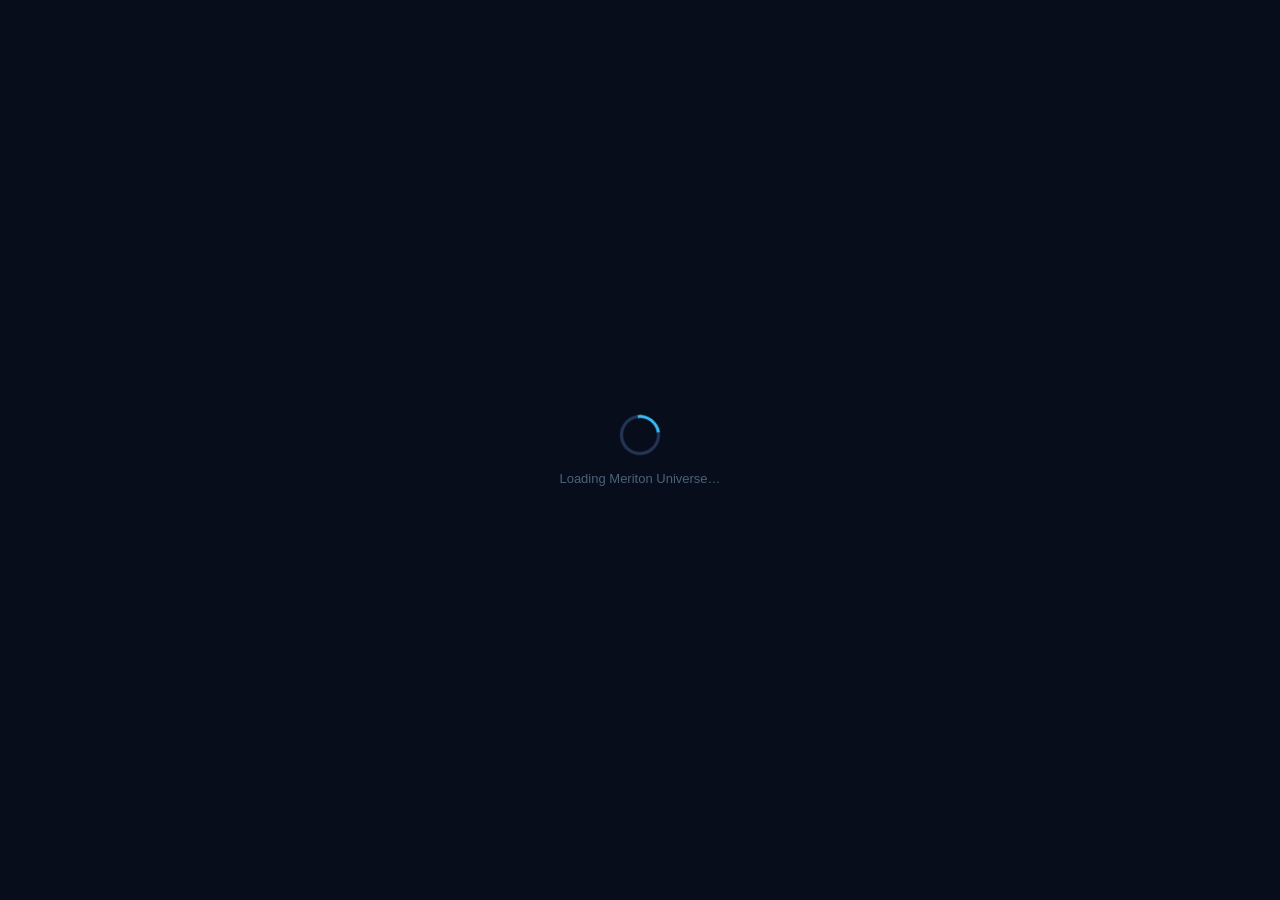
<file: index.html>
<!DOCTYPE html>
<html lang="en">
<head>
  <meta charset="UTF-8" />
  <meta http-equiv="refresh" content="0; url=meriton-visualization/" />
  <title>Meriton — Christine Zhao</title>
</head>
<body>
  <p>Redirecting… <a href="meriton-visualization/">click here</a></p>
</body>
</html>
</file>
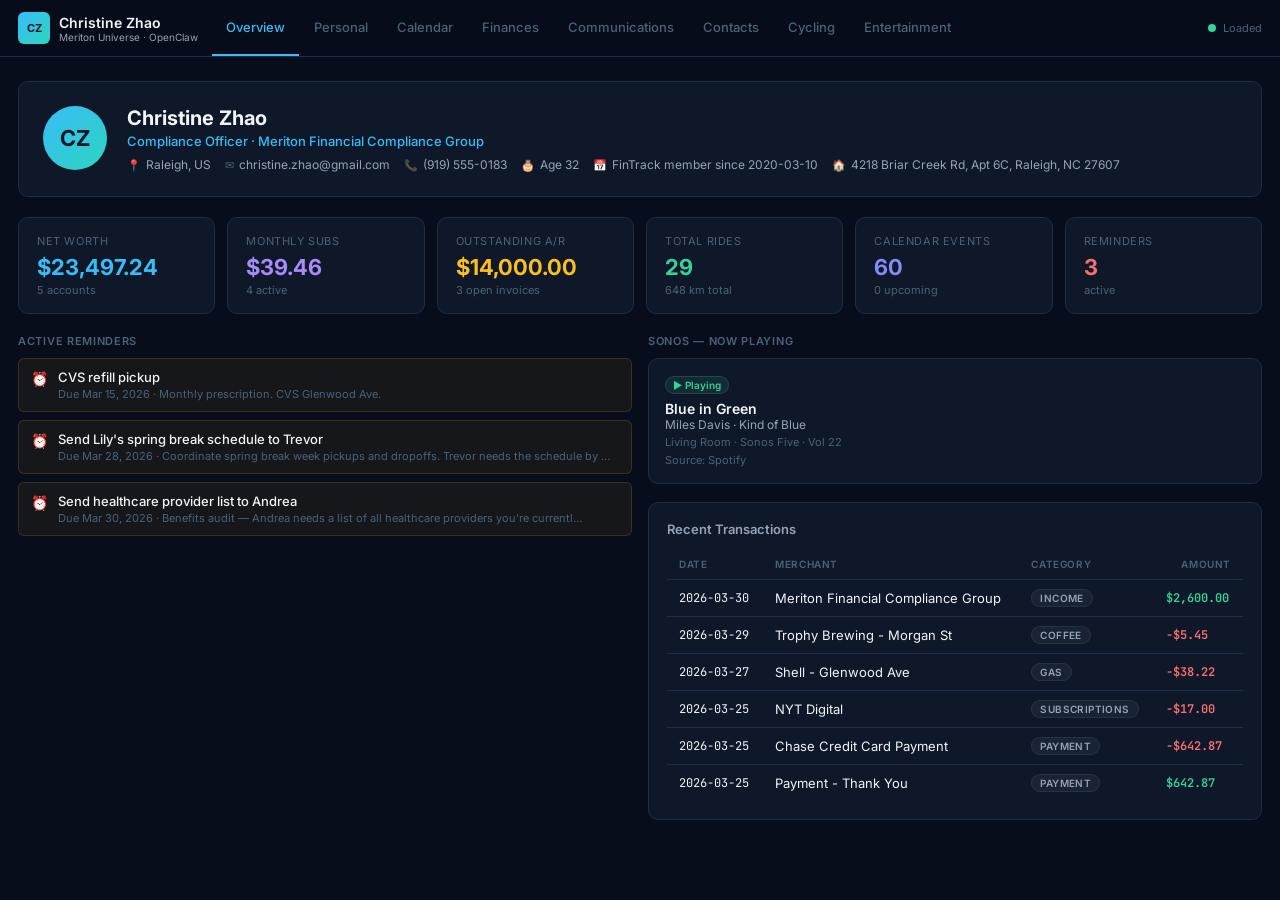
<file: meriton-visualization/index.html>
<!DOCTYPE html>
<html lang="en">
<head>
  <meta charset="UTF-8" />
  <meta name="viewport" content="width=device-width, initial-scale=1.0" />
  <title>Christine Zhao - Meriton - OpenClaw Universe</title>
  <link rel="preconnect" href="https://fonts.googleapis.com" />
  <link href="https://fonts.googleapis.com/css2?family=Inter:wght@300;400;500;600;700&family=JetBrains+Mono:wght@400;500&display=swap" rel="stylesheet" />
  <link rel="stylesheet" href="css/style.css" />
</head>
<body>

  <!-- ══ HEADER ══ -->
  <header class="header">
    <div class="header-inner">
      <div class="brand">
        <div class="brand-logo">CZ</div>
        <div class="brand-name">
          <span>Christine Zhao</span>
          <small>Meriton Universe · OpenClaw</small>
        </div>
      </div>

      <nav class="tabs">
        <button class="tab active" data-tab="overview">Overview</button>
        <button class="tab" data-tab="personal">Personal</button>
        <button class="tab" data-tab="calendar">Calendar</button>
        <button class="tab" data-tab="finances">Finances</button>
        <button class="tab" data-tab="communications">Communications</button>
        <button class="tab" data-tab="contacts">Contacts</button>
        <button class="tab" data-tab="cycling">Cycling</button>
        <button class="tab" data-tab="entertainment">Entertainment</button>
      </nav>

      <div class="hdr-right">
        <span class="pulse-dot" id="status-dot"></span>
        <span class="status-text" id="status-text">Loading…</span>
      </div>
    </div>
  </header>

  <!-- ══ MAIN ══ -->
  <main class="main">

    <!-- ── OVERVIEW ── -->
    <section class="page active" id="page-overview">
      <div id="overview-content"></div>
    </section>

    <!-- ── PERSONAL ── -->
    <section class="page" id="page-personal">
      <div id="personal-content"></div>
    </section>

    <!-- ── CALENDAR ── -->
    <section class="page" id="page-calendar">
      <div class="page-title">
        <h2>Calendar</h2>
        <p>All events — personal and professional</p>
      </div>
      <div class="explorer-bar">
        <input id="cal-search" class="ex-search" type="text" placeholder="Search events…" />
        <select id="cal-tag" class="ex-filter">
          <option value="">All Tags</option>
          <option value="work">Work</option>
          <option value="personal">Personal</option>
        </select>
        <span class="ex-count" id="cal-count"></span>
      </div>
      <div id="cal-list"></div>
    </section>

    <!-- ── FINANCES ── -->
    <section class="page" id="page-finances">
      <div class="page-title">
        <h2>Finances</h2>
        <p>Personal accounts, transactions, subscriptions · QuickBooks invoices and bills</p>
      </div>
      <div class="sub-tabs">
        <button class="sub-tab active" data-subtab="fin-accounts">Accounts</button>
        <button class="sub-tab" data-subtab="fin-transactions">Transactions</button>
        <button class="sub-tab" data-subtab="fin-subscriptions">Subscriptions</button>
        <button class="sub-tab" data-subtab="fin-invoices">Invoices</button>
        <button class="sub-tab" data-subtab="fin-bills">Bills</button>
      </div>
      <div id="fin-accounts" class="sub-page active"></div>
      <div id="fin-transactions" class="sub-page"></div>
      <div id="fin-subscriptions" class="sub-page"></div>
      <div id="fin-invoices" class="sub-page"></div>
      <div id="fin-bills" class="sub-page"></div>
    </section>

    <!-- ── COMMUNICATIONS ── -->
    <section class="page" id="page-communications">
      <div class="page-title">
        <h2>Communications</h2>
        <p>Email and messages</p>
      </div>
      <div class="sub-tabs">
        <button class="sub-tab active" data-subtab="comm-email">Email</button>
        <button class="sub-tab" data-subtab="comm-messages">Messages</button>
      </div>
      <div id="comm-email" class="sub-page active"></div>
      <div id="comm-messages" class="sub-page"></div>
    </section>

    <!-- ── CONTACTS ── -->
    <section class="page" id="page-contacts">
      <div class="page-title">
        <h2>Contacts</h2>
        <p>30 people and organizations</p>
      </div>
      <div class="explorer-bar">
        <input id="contacts-search" class="ex-search" type="text" placeholder="Search by name, role, or description…" />
        <span class="ex-count" id="contacts-count"></span>
      </div>
      <div id="contacts-list"></div>
    </section>

    <!-- ── CYCLING ── -->
    <section class="page" id="page-cycling">
      <div class="page-title">
        <h2>Cycling</h2>
        <p>Strava activity log · Raleigh Cycling Club</p>
      </div>
      <div id="cycling-content"></div>
    </section>

    <!-- ── ENTERTAINMENT ── -->
    <section class="page" id="page-entertainment">
      <div class="page-title">
        <h2>Entertainment</h2>
        <p>Ticketmaster orders · Sonos system</p>
      </div>
      <div id="entertainment-content"></div>
    </section>

  </main>

  <!-- ══ MODAL ══ -->
  <div id="modal-overlay" class="modal-overlay hidden" onclick="handleModalClick(event)">
    <div class="modal-box" id="modal-box">
      <div class="modal-header">
        <div class="modal-header-left">
          <span class="modal-badge" id="modal-badge"></span>
          <span class="modal-title" id="modal-title"></span>
        </div>
        <button class="modal-close" onclick="closeModal()">✕</button>
      </div>
      <div class="modal-body" id="modal-body"></div>
    </div>
  </div>

  <!-- ══ LOADING ══ -->
  <div id="loading-overlay" class="loading-overlay">
    <div class="loader-box">
      <div class="spinner"></div>
      <p>Loading Meriton Universe…</p>
    </div>
  </div>

  <script src="js/personal.js"></script>
  <script src="js/overview.js?v=20260502"></script>
  <script src="js/calendar.js"></script>
  <script src="js/finances.js"></script>
  <script src="js/communications.js"></script>
  <script src="js/contacts.js"></script>
  <script src="js/cycling.js"></script>
  <script src="js/entertainment.js"></script>
  <script src="js/app.js"></script>
</body>
</html>
</file>
<file: meriton-visualization/css/style.css>
/* ═══════════════════════════════════════════════
   Meriton · Christine Zhao · OpenClaw Universe
   Single-user life-context visualizer
═══════════════════════════════════════════════ */

:root {
  --bg:       #070d1a;
  --surface:  #0f1829;
  --surface2: #162035;
  --surface3: #1c2840;
  --border:   #1e2d48;
  --border2:  #253556;

  --sky:     #38bdf8;
  --teal:    #2dd4bf;
  --emerald: #34d399;
  --amber:   #fbbf24;
  --violet:  #a78bfa;
  --rose:    #f87171;
  --pink:    #f472b6;
  --indigo:  #818cf8;
  --cyan:    #22d3ee;
  --orange:  #fb923c;

  --text:  #f1f5f9;
  --text2: #94a3b8;
  --text3: #4b6278;
  --text4: #2e4264;

  --radius:    10px;
  --radius-sm: 6px;
  --font: 'Inter', -apple-system, sans-serif;
  --mono: 'JetBrains Mono', 'Fira Code', monospace;
}

*, *::before, *::after { box-sizing: border-box; margin: 0; padding: 0; }
html { font-size: 14px; scroll-behavior: smooth; }
body { font-family: var(--font); background: var(--bg); color: var(--text); min-height: 100vh; overflow-x: hidden; }
::-webkit-scrollbar { width: 5px; height: 5px; }
::-webkit-scrollbar-track { background: var(--bg); }
::-webkit-scrollbar-thumb { background: var(--border2); border-radius: 3px; }

/* ─── HEADER ─── */
.header {
  position: sticky; top: 0; z-index: 100;
  background: rgba(7,13,26,0.96); backdrop-filter: blur(16px);
  border-bottom: 1px solid var(--border);
}
.header-inner {
  max-width: 1500px; margin: 0 auto; padding: 0 18px;
  height: 56px; display: flex; align-items: center; gap: 14px;
}
.brand { display: flex; align-items: center; gap: 9px; flex-shrink: 0; }
.brand-logo {
  width: 32px; height: 32px;
  background: linear-gradient(135deg, var(--sky), var(--teal));
  border-radius: var(--radius-sm);
  display: flex; align-items: center; justify-content: center;
  font-weight: 700; font-size: 11px; color: #0f1829;
}
.brand-name span { font-weight: 600; font-size: 14px; }
.brand-name small { display: block; font-size: 10px; color: var(--text2); }

/* ─── TABS ─── */
.tabs { display: flex; gap: 1px; flex: 1; overflow-x: auto; }
.tabs::-webkit-scrollbar { height: 0; }
.tab {
  padding: 0 14px; height: 56px;
  background: none; border: none; border-bottom: 2px solid transparent;
  color: var(--text3); font-family: var(--font); font-size: 13px;
  font-weight: 500; cursor: pointer; white-space: nowrap;
  transition: color 0.15s, border-color 0.15s;
}
.tab:hover { color: var(--text2); }
.tab.active { color: var(--sky); border-bottom-color: var(--sky); }

/* ─── STATUS ─── */
.hdr-right { display: flex; align-items: center; gap: 7px; flex-shrink: 0; }
.pulse-dot {
  width: 8px; height: 8px; border-radius: 50%;
  background: var(--emerald);
  box-shadow: 0 0 0 0 rgba(52,211,153,0.4);
  animation: pulse 2s infinite;
}
.pulse-dot.loading { background: var(--amber); animation: none; }
@keyframes pulse {
  0%   { box-shadow: 0 0 0 0 rgba(52,211,153,0.4); }
  70%  { box-shadow: 0 0 0 6px rgba(52,211,153,0); }
  100% { box-shadow: 0 0 0 0 rgba(52,211,153,0); }
}
.status-text { font-size: 11px; color: var(--text3); }

/* ─── MAIN / PAGES ─── */
.main { max-width: 1500px; margin: 0 auto; padding: 24px 18px; }
.page { display: none; }
.page.active { display: block; }

.page-title { margin-bottom: 20px; }
.page-title h2 { font-size: 20px; font-weight: 600; margin-bottom: 4px; }
.page-title p { font-size: 12px; color: var(--text2); }

/* ─── SUB-TABS ─── */
.sub-tabs {
  display: flex; gap: 2px; margin-bottom: 18px;
  background: var(--surface); border: 1px solid var(--border);
  border-radius: var(--radius); padding: 3px; width: fit-content;
}
.sub-tab {
  padding: 6px 14px; border-radius: 7px;
  background: none; border: none;
  color: var(--text3); font-family: var(--font); font-size: 12px;
  font-weight: 500; cursor: pointer;
  transition: background 0.15s, color 0.15s;
}
.sub-tab:hover { color: var(--text2); }
.sub-tab.active { background: var(--surface3); color: var(--sky); }
.sub-page { display: none; }
.sub-page.active { display: block; }

/* ─── EXPLORER BAR ─── */
.explorer-bar {
  display: flex; align-items: center; gap: 8px;
  margin-bottom: 14px; flex-wrap: wrap;
}
.ex-search {
  flex: 1; min-width: 220px; max-width: 340px;
  padding: 7px 11px; background: var(--surface2);
  border: 1px solid var(--border2); border-radius: var(--radius-sm);
  color: var(--text); font-family: var(--font); font-size: 12px; outline: none;
}
.ex-search:focus { border-color: var(--sky); }
.ex-search::placeholder { color: var(--text3); }
.ex-filter {
  padding: 7px 10px; background: var(--surface2);
  border: 1px solid var(--border2); border-radius: var(--radius-sm);
  color: var(--text2); font-family: var(--font); font-size: 12px; outline: none;
  cursor: pointer;
}
.ex-filter:focus { border-color: var(--sky); }
.ex-count { font-size: 11px; color: var(--text3); margin-left: 4px; }

/* ─── CARDS ─── */
.card {
  background: var(--surface); border: 1px solid var(--border);
  border-radius: var(--radius); padding: 18px;
}
.card h4 { font-size: 13px; font-weight: 600; color: var(--text2); margin-bottom: 12px; }

/* ─── KPI ROW ─── */
.kpi-row { display: grid; grid-template-columns: repeat(auto-fill, minmax(170px, 1fr)); gap: 12px; margin-bottom: 20px; }
.kpi-tile {
  background: var(--surface); border: 1px solid var(--border);
  border-radius: var(--radius); padding: 16px 18px;
}
.kpi-label { font-size: 11px; color: var(--text3); text-transform: uppercase; letter-spacing: 0.6px; margin-bottom: 6px; }
.kpi-value { font-size: 22px; font-weight: 700; }
.kpi-sub { font-size: 11px; color: var(--text3); margin-top: 3px; }

/* ─── GRID LAYOUTS ─── */
.grid-2 { display: grid; grid-template-columns: 1fr 1fr; gap: 16px; }
.grid-3 { display: grid; grid-template-columns: 1fr 1fr 1fr; gap: 16px; }
@media (max-width: 900px) {
  .grid-2 { grid-template-columns: 1fr; }
  .grid-3 { grid-template-columns: 1fr 1fr; }
}

/* ─── PROFILE CARD ─── */
.profile-card {
  background: var(--surface); border: 1px solid var(--border);
  border-radius: var(--radius); padding: 24px;
  display: flex; align-items: flex-start; gap: 20px;
  margin-bottom: 20px;
}
.profile-avatar {
  width: 64px; height: 64px; flex-shrink: 0;
  background: linear-gradient(135deg, var(--sky), var(--teal));
  border-radius: 50%; display: flex; align-items: center;
  justify-content: center; font-size: 22px; font-weight: 700;
  color: #0f1829;
}
.profile-info { flex: 1; }
.profile-name { font-size: 20px; font-weight: 700; margin-bottom: 3px; }
.profile-title { font-size: 13px; color: var(--sky); font-weight: 500; margin-bottom: 8px; }
.profile-meta { display: flex; flex-wrap: wrap; gap: 14px; }
.profile-meta-item { display: flex; align-items: center; gap: 5px; font-size: 12px; color: var(--text2); }
.profile-meta-item .icon { color: var(--text3); font-size: 11px; }

/* ─── UPCOMING / REMINDERS SECTIONS ─── */
.section-label {
  font-size: 11px; font-weight: 600; text-transform: uppercase;
  letter-spacing: 0.7px; color: var(--text3); margin-bottom: 10px;
}
.event-item {
  display: flex; align-items: flex-start; gap: 12px;
  padding: 10px 0; border-bottom: 1px solid var(--border);
}
.event-item:last-child { border-bottom: none; }
.event-dot { width: 8px; height: 8px; border-radius: 50%; flex-shrink: 0; margin-top: 4px; }
.event-dot.work { background: var(--sky); }
.event-dot.personal { background: var(--rose); }
.event-title { font-size: 13px; font-weight: 500; }
.event-meta { font-size: 11px; color: var(--text3); margin-top: 2px; }

.reminder-item {
  display: flex; align-items: flex-start; gap: 10px;
  padding: 10px 12px; background: rgba(251,191,36,0.06);
  border: 1px solid rgba(251,191,36,0.15);
  border-radius: var(--radius-sm); margin-bottom: 8px;
}
.reminder-icon { color: var(--amber); flex-shrink: 0; margin-top: 1px; }
.reminder-title { font-size: 13px; font-weight: 500; }
.reminder-due { font-size: 11px; color: var(--text3); margin-top: 2px; }

/* ─── SONOS WIDGET ─── */
.sonos-widget {
  background: var(--surface); border: 1px solid var(--border);
  border-radius: var(--radius); padding: 16px;
}
.sonos-row { display: flex; align-items: center; gap: 10px; }
.sonos-playing-badge {
  display: inline-flex; align-items: center; gap: 4px;
  font-size: 10px; font-weight: 600; color: var(--emerald);
  background: rgba(52,211,153,0.1); border: 1px solid rgba(52,211,153,0.2);
  padding: 2px 7px; border-radius: 20px; margin-bottom: 6px;
}
.sonos-track { font-size: 14px; font-weight: 600; }
.sonos-artist { font-size: 12px; color: var(--text2); }
.sonos-room { font-size: 11px; color: var(--text3); margin-top: 3px; }

/* ─── TABLES ─── */
.table-wrap { overflow-x: auto; }
table { width: 100%; border-collapse: collapse; font-size: 13px; }
thead th {
  text-align: left; padding: 9px 12px;
  font-size: 10px; font-weight: 600; text-transform: uppercase;
  letter-spacing: 0.6px; color: var(--text3);
  border-bottom: 1px solid var(--border); white-space: nowrap;
}
tbody tr {
  border-bottom: 1px solid var(--border);
  transition: background 0.1s; cursor: pointer;
}
tbody tr:hover { background: var(--surface2); }
tbody tr:last-child { border-bottom: none; }
tbody td { padding: 9px 12px; color: var(--text); }
tbody td.mono { font-family: var(--mono); font-size: 12px; }
tbody td.dim { color: var(--text2); }
tbody td.amt-pos { color: var(--emerald); font-weight: 600; font-family: var(--mono); font-size: 12px; }
tbody td.amt-neg { color: var(--rose); font-weight: 600; font-family: var(--mono); font-size: 12px; }

/* ─── BADGES ─── */
.badge {
  display: inline-block; padding: 2px 8px;
  border-radius: 20px; font-size: 10px; font-weight: 600;
  text-transform: uppercase; letter-spacing: 0.4px;
}
.badge-work    { background: rgba(56,189,248,0.12); color: var(--sky); border: 1px solid rgba(56,189,248,0.2); }
.badge-personal{ background: rgba(248,113,113,0.12); color: var(--rose); border: 1px solid rgba(248,113,113,0.2); }
.badge-active  { background: rgba(52,211,153,0.12); color: var(--emerald); border: 1px solid rgba(52,211,153,0.2); }
.badge-paid    { background: rgba(52,211,153,0.12); color: var(--emerald); border: 1px solid rgba(52,211,153,0.2); }
.badge-outstanding { background: rgba(251,191,36,0.12); color: var(--amber); border: 1px solid rgba(251,191,36,0.2); }
.badge-completed   { background: rgba(100,116,139,0.12); color: var(--text2); border: 1px solid rgba(100,116,139,0.2); }
.badge-onsale  { background: rgba(56,189,248,0.12); color: var(--sky); border: 1px solid rgba(56,189,248,0.2); }
.badge-inbox   { background: rgba(167,139,250,0.12); color: var(--violet); border: 1px solid rgba(167,139,250,0.2); }
.badge-sent    { background: rgba(100,116,139,0.1); color: var(--text2); border: 1px solid rgba(100,116,139,0.2); }
.badge-unread  { background: rgba(56,189,248,0.12); color: var(--sky); border: 1px solid rgba(56,189,248,0.2); }
.badge-music   { background: rgba(244,114,182,0.12); color: var(--pink); border: 1px solid rgba(244,114,182,0.2); }
.badge-sports  { background: rgba(251,146,60,0.12); color: var(--orange); border: 1px solid rgba(251,146,60,0.2); }
.badge-shopping{ background: rgba(52,211,153,0.12); color: var(--emerald); border: 1px solid rgba(52,211,153,0.2); }

/* ─── PAGINATION ─── */
.pagination {
  display: flex; align-items: center; gap: 6px;
  justify-content: center; margin-top: 14px; flex-wrap: wrap;
}
.page-btn {
  padding: 5px 10px; min-width: 32px;
  background: var(--surface2); border: 1px solid var(--border2);
  border-radius: var(--radius-sm); color: var(--text2);
  font-size: 12px; cursor: pointer; font-family: var(--font);
  transition: background 0.15s, color 0.15s;
}
.page-btn:hover { background: var(--surface3); }
.page-btn.active { background: var(--sky); color: #0f1829; border-color: var(--sky); font-weight: 600; }
.page-btn:disabled { opacity: 0.3; cursor: not-allowed; }

/* ─── CALENDAR MONTH GROUPS ─── */
.month-group { margin-bottom: 24px; }
.month-header {
  font-size: 12px; font-weight: 700; text-transform: uppercase;
  letter-spacing: 0.8px; color: var(--sky);
  padding: 8px 0 6px; border-bottom: 1px solid var(--border);
  margin-bottom: 4px;
}
.cal-row {
  display: grid;
  grid-template-columns: 90px 60px 1fr 100px 140px 160px;
  align-items: center; gap: 10px;
  padding: 8px 4px; border-bottom: 1px solid var(--border);
  cursor: pointer; border-radius: var(--radius-sm);
  transition: background 0.1s;
}
.cal-row:hover { background: var(--surface2); }
.cal-date { font-family: var(--mono); font-size: 12px; color: var(--text2); }
.cal-time { font-family: var(--mono); font-size: 11px; color: var(--text3); }
.cal-title { font-size: 13px; font-weight: 500; }
.cal-loc { font-size: 11px; color: var(--text3); white-space: nowrap; overflow: hidden; text-overflow: ellipsis; }
.cal-attendees { font-size: 11px; color: var(--text3); }

/* ─── EMAIL THREAD ─── */
.email-list { display: flex; flex-direction: column; gap: 8px; }
.email-row {
  background: var(--surface); border: 1px solid var(--border);
  border-radius: var(--radius); overflow: hidden;
}
.email-summary {
  display: grid; grid-template-columns: 80px 1fr 160px 80px;
  gap: 10px; align-items: center; padding: 12px 16px;
  cursor: pointer; transition: background 0.1s;
}
.email-summary:hover { background: var(--surface2); }
.email-subject { font-size: 13px; font-weight: 500; }
.email-subject.unread { color: var(--text); font-weight: 600; }
.email-from { font-size: 12px; color: var(--text2); white-space: nowrap; overflow: hidden; text-overflow: ellipsis; }
.email-date { font-size: 11px; color: var(--text3); text-align: right; font-family: var(--mono); }
.email-body-wrap { display: none; padding: 16px; background: var(--surface2); border-top: 1px solid var(--border); }
.email-body-wrap.open { display: block; }
.email-meta-line { font-size: 11px; color: var(--text3); margin-bottom: 10px; }
.email-meta-line strong { color: var(--text2); }
.email-content {
  font-size: 13px; line-height: 1.7; color: var(--text2);
  white-space: pre-wrap; font-family: var(--mono); font-size: 12px;
  background: var(--surface); border: 1px solid var(--border);
  border-radius: var(--radius-sm); padding: 12px 14px;
}
.email-attachments { display: flex; gap: 6px; flex-wrap: wrap; margin-top: 10px; }
.attachment-chip {
  display: inline-flex; align-items: center; gap: 4px;
  font-size: 11px; color: var(--text3); background: var(--surface3);
  border: 1px solid var(--border2); border-radius: 4px; padding: 3px 8px;
}

/* ─── EMAIL FILTER BAR ─── */
.email-filter-bar { display: flex; gap: 8px; margin-bottom: 14px; flex-wrap: wrap; }
.folder-btn {
  padding: 5px 14px; border-radius: 20px;
  background: var(--surface2); border: 1px solid var(--border2);
  color: var(--text2); font-family: var(--font); font-size: 12px;
  cursor: pointer; font-weight: 500; transition: all 0.15s;
}
.folder-btn.active { background: var(--sky); color: #0f1829; border-color: var(--sky); }

/* ─── MESSAGE THREADS ─── */
.convo-list { display: flex; flex-direction: column; gap: 12px; }
.convo-card {
  background: var(--surface); border: 1px solid var(--border);
  border-radius: var(--radius); overflow: hidden;
}
.convo-header {
  padding: 14px 16px; cursor: pointer; display: flex;
  align-items: center; justify-content: space-between;
  transition: background 0.1s;
}
.convo-header:hover { background: var(--surface2); }
.convo-name { font-size: 14px; font-weight: 600; }
.convo-preview { font-size: 12px; color: var(--text3); margin-top: 2px; }
.convo-count { font-size: 11px; color: var(--text3); }
.convo-messages { display: none; }
.convo-messages.open { display: block; }
.msg-list { padding: 12px 16px; display: flex; flex-direction: column; gap: 10px; max-height: 400px; overflow-y: auto; }
.msg-bubble {
  max-width: 70%; padding: 9px 13px;
  border-radius: 12px; font-size: 13px; line-height: 1.5;
}
.msg-bubble.from-user {
  align-self: flex-end;
  background: rgba(56,189,248,0.15); border: 1px solid rgba(56,189,248,0.2);
  border-bottom-right-radius: 4px;
}
.msg-bubble.from-other {
  align-self: flex-start;
  background: var(--surface2); border: 1px solid var(--border2);
  border-bottom-left-radius: 4px;
}
.msg-sender { font-size: 10px; font-weight: 600; color: var(--text3); margin-bottom: 3px; text-transform: uppercase; letter-spacing: 0.5px; }
.msg-sender.is-user { color: var(--sky); }
.msg-time { font-size: 10px; color: var(--text3); margin-top: 3px; text-align: right; }

/* ─── CONTACTS GRID ─── */
.contacts-grid { display: grid; grid-template-columns: repeat(auto-fill, minmax(280px, 1fr)); gap: 12px; }
.contact-card {
  background: var(--surface); border: 1px solid var(--border);
  border-radius: var(--radius); padding: 16px; cursor: pointer;
  transition: border-color 0.15s, background 0.15s;
}
.contact-card:hover { border-color: var(--sky); background: var(--surface2); }
.contact-card.is-user { border-color: rgba(56,189,248,0.3); background: rgba(56,189,248,0.04); }
.contact-name { font-size: 14px; font-weight: 600; margin-bottom: 3px; }
.contact-job { font-size: 12px; color: var(--sky); margin-bottom: 6px; }
.contact-desc { font-size: 12px; color: var(--text2); line-height: 1.5; margin-bottom: 8px; }
.contact-footer { display: flex; flex-wrap: wrap; gap: 8px; }
.contact-detail { font-size: 11px; color: var(--text3); display: flex; align-items: center; gap: 3px; }

/* ─── CYCLING STATS ─── */
.cycling-stats {
  display: grid; grid-template-columns: repeat(auto-fill, minmax(160px, 1fr));
  gap: 12px; margin-bottom: 20px;
}
.stat-tile {
  background: var(--surface); border: 1px solid var(--border);
  border-radius: var(--radius); padding: 14px 16px;
  text-align: center;
}
.stat-value { font-size: 24px; font-weight: 700; color: var(--sky); }
.stat-unit { font-size: 11px; color: var(--text3); margin-left: 2px; }
.stat-label { font-size: 11px; color: var(--text3); margin-top: 3px; text-transform: uppercase; letter-spacing: 0.5px; }

.athlete-cards { display: flex; gap: 12px; margin-bottom: 20px; flex-wrap: wrap; }
.athlete-card {
  background: var(--surface); border: 1px solid var(--border);
  border-radius: var(--radius); padding: 14px 16px;
  min-width: 200px; flex: 1;
}
.athlete-card.is-user { border-color: rgba(56,189,248,0.3); }
.athlete-name { font-size: 14px; font-weight: 600; margin-bottom: 2px; }
.athlete-meta { font-size: 12px; color: var(--text2); }
.athlete-ftp { font-size: 13px; font-weight: 600; color: var(--amber); margin-top: 6px; }

/* ─── TICKETMASTER ORDERS ─── */
.tm-orders { display: flex; flex-direction: column; gap: 12px; }
.tm-order {
  background: var(--surface); border: 1px solid var(--border);
  border-radius: var(--radius); padding: 16px; cursor: pointer;
  transition: border-color 0.15s;
}
.tm-order:hover { border-color: var(--sky); }
.tm-order-header { display: flex; align-items: flex-start; justify-content: space-between; gap: 12px; }
.tm-event-name { font-size: 14px; font-weight: 600; margin-bottom: 3px; }
.tm-event-meta { font-size: 12px; color: var(--text2); }
.tm-price { font-size: 16px; font-weight: 700; color: var(--emerald); white-space: nowrap; }
.tm-order-footer { display: flex; gap: 10px; margin-top: 10px; flex-wrap: wrap; align-items: center; }
.tm-detail { font-size: 11px; color: var(--text3); }

/* ─── SONOS ─── */
.sonos-speakers { display: flex; gap: 12px; margin-bottom: 16px; flex-wrap: wrap; }
.speaker-card {
  background: var(--surface); border: 1px solid var(--border);
  border-radius: var(--radius); padding: 16px; flex: 1; min-width: 220px;
}
.speaker-room { font-size: 13px; font-weight: 600; margin-bottom: 4px; }
.speaker-model { font-size: 12px; color: var(--text2); margin-bottom: 8px; }
.speaker-playing {
  background: var(--surface2); border-radius: var(--radius-sm);
  padding: 10px; border: 1px solid var(--border);
}
.now-playing-track { font-size: 13px; font-weight: 500; }
.now-playing-artist { font-size: 12px; color: var(--text2); }
.now-playing-source { font-size: 11px; color: var(--text3); margin-top: 3px; }
.vol-badge {
  display: inline-flex; align-items: center; gap: 3px;
  font-size: 10px; color: var(--text3); margin-top: 6px;
}

.favorites-grid { display: grid; grid-template-columns: repeat(auto-fill, minmax(200px, 1fr)); gap: 8px; }
.fav-chip {
  background: var(--surface); border: 1px solid var(--border);
  border-radius: var(--radius-sm); padding: 10px 12px;
}
.fav-title { font-size: 13px; font-weight: 500; margin-bottom: 2px; }
.fav-meta { font-size: 11px; color: var(--text3); }

/* ─── ACCOUNT CARDS ─── */
.accounts-row { display: grid; grid-template-columns: repeat(auto-fill, minmax(220px, 1fr)); gap: 12px; margin-bottom: 20px; }
.account-card {
  background: var(--surface); border: 1px solid var(--border);
  border-radius: var(--radius); padding: 16px;
}
.account-inst { font-size: 11px; color: var(--text3); margin-bottom: 4px; }
.account-type { font-size: 12px; color: var(--text2); text-transform: capitalize; margin-bottom: 6px; }
.account-last4 { font-family: var(--mono); font-size: 12px; color: var(--text3); margin-bottom: 8px; }
.account-balance { font-size: 22px; font-weight: 700; }
.account-balance.positive { color: var(--emerald); }
.account-balance.negative { color: var(--rose); }
.net-worth-bar {
  background: var(--surface2); border: 1px solid var(--sky);
  border-radius: var(--radius); padding: 16px 20px;
  display: flex; align-items: center; justify-content: space-between;
  margin-bottom: 20px;
}
.net-worth-label { font-size: 13px; color: var(--text2); }
.net-worth-value { font-size: 26px; font-weight: 700; color: var(--sky); }

/* ─── FINANCE TABLES ─── */
.fin-section-header {
  display: flex; align-items: center; justify-content: space-between;
  margin-bottom: 12px;
}
.fin-section-title { font-size: 14px; font-weight: 600; }
.fin-section-total { font-size: 13px; font-weight: 600; }

/* ─── MODAL ─── */
.modal-overlay {
  position: fixed; inset: 0; z-index: 999;
  background: rgba(7,13,26,0.85); backdrop-filter: blur(6px);
  display: flex; align-items: center; justify-content: center;
  padding: 20px;
}
.modal-overlay.hidden { display: none; }
.modal-box {
  background: var(--surface); border: 1px solid var(--border2);
  border-radius: var(--radius); max-width: 680px; width: 100%;
  max-height: 85vh; overflow-y: auto;
  box-shadow: 0 24px 80px rgba(0,0,0,0.7);
}
.modal-header {
  display: flex; align-items: center; justify-content: space-between;
  padding: 16px 20px; border-bottom: 1px solid var(--border);
  position: sticky; top: 0; background: var(--surface);
}
.modal-header-left { display: flex; align-items: center; gap: 10px; }
.modal-badge {
  font-size: 10px; font-weight: 700; text-transform: uppercase;
  letter-spacing: 0.5px; padding: 3px 9px; border-radius: 20px;
  background: rgba(56,189,248,0.1); color: var(--sky);
  border: 1px solid rgba(56,189,248,0.2);
}
.modal-title { font-size: 15px; font-weight: 600; }
.modal-close {
  background: none; border: none; color: var(--text3);
  font-size: 16px; cursor: pointer; padding: 2px 6px;
  border-radius: 4px; transition: color 0.15s;
}
.modal-close:hover { color: var(--text); }
.modal-body { padding: 20px; }

/* ─── MODAL FIELDS ─── */
.mf-grid { display: grid; grid-template-columns: 1fr 1fr; gap: 14px; margin-bottom: 16px; }
.mf-item label { font-size: 10px; font-weight: 600; text-transform: uppercase; letter-spacing: 0.6px; color: var(--text3); display: block; margin-bottom: 3px; }
.mf-item value, .mf-item .val { font-size: 13px; color: var(--text); display: block; }
.mf-full { grid-column: 1 / -1; }
.mf-sep { height: 1px; background: var(--border); margin: 14px 0; }

/* ─── LOADING ─── */
.loading-overlay {
  position: fixed; inset: 0; z-index: 9999;
  background: var(--bg); display: flex; align-items: center; justify-content: center;
}
.loader-box { text-align: center; }
.spinner {
  width: 40px; height: 40px; margin: 0 auto 16px;
  border: 3px solid var(--border2);
  border-top-color: var(--sky);
  border-radius: 50%; animation: spin 0.8s linear infinite;
}
@keyframes spin { to { transform: rotate(360deg); } }
.loader-box p { font-size: 13px; color: var(--text3); }

/* ─── DOSSIER (Personal tab) ─── */
.dossier-layout {
  display: grid;
  grid-template-columns: 1fr 1fr;
  gap: 14px;
}
.dossier-layout .ds-full { grid-column: 1 / -1; }
@media (max-width: 860px) { .dossier-layout { grid-template-columns: 1fr; } }

.ds-section {
  background: var(--surface);
  border: 1px solid var(--border);
  border-left: 3px solid var(--sky);
  border-radius: var(--radius);
  padding: 16px 18px;
}
.ds-section.accent-violet  { border-left-color: var(--violet); }
.ds-section.accent-rose    { border-left-color: var(--rose); }
.ds-section.accent-amber   { border-left-color: var(--amber); }
.ds-section.accent-emerald { border-left-color: var(--emerald); }
.ds-section.accent-cyan    { border-left-color: var(--cyan); }
.ds-section.accent-pink    { border-left-color: var(--pink); }
.ds-section.accent-orange  { border-left-color: var(--orange); }

.ds-title {
  font-size: 11px; font-weight: 700; text-transform: uppercase;
  letter-spacing: 0.8px; color: var(--text2);
  margin-bottom: 14px; display: flex; align-items: center; gap: 6px;
}
.ds-title-icon { font-size: 13px; }

.ds-row {
  display: flex; gap: 10px; align-items: baseline;
  padding: 4px 0; border-bottom: 1px solid var(--border);
  font-size: 13px;
}
.ds-row:last-child { border-bottom: none; }
.ds-key {
  font-size: 11px; color: var(--text3); flex-shrink: 0;
  width: 130px; font-weight: 500;
}
.ds-val { color: var(--text); line-height: 1.5; }
.ds-val.mono { font-family: var(--mono); font-size: 12px; }
.ds-val.muted { color: var(--text2); }
.ds-val.highlight { color: var(--sky); font-weight: 600; }
.ds-val.warn { color: var(--amber); font-weight: 600; }
.ds-val.positive { color: var(--emerald); font-weight: 600; }
.ds-val.negative { color: var(--rose); }

.ds-block { padding: 8px 0; border-bottom: 1px solid var(--border); }
.ds-block:last-child { border-bottom: none; }
.ds-block-name { font-size: 13px; font-weight: 600; margin-bottom: 2px; }
.ds-block-role { font-size: 12px; color: var(--sky); margin-bottom: 4px; }
.ds-block-desc { font-size: 12px; color: var(--text2); line-height: 1.5; }
.ds-block-meta { display: flex; flex-wrap: wrap; gap: 8px; margin-top: 5px; }
.ds-block-meta-item { font-size: 11px; color: var(--text3); }

.ds-person {
  display: inline-flex; align-items: center; gap: 6px;
  padding: 4px 10px 4px 6px;
  background: var(--surface2); border: 1px solid var(--border2);
  border-radius: 20px; cursor: pointer; font-size: 12px; font-weight: 500;
  transition: border-color 0.15s, background 0.15s;
  margin: 2px;
}
.ds-person:hover { border-color: var(--sky); background: var(--surface3); }
.ds-person-avatar {
  width: 20px; height: 20px; border-radius: 50%; flex-shrink: 0;
  background: var(--surface3);
  display: flex; align-items: center; justify-content: center;
  font-size: 9px; font-weight: 700; color: var(--text2);
}
.ds-person-role { font-size: 10px; color: var(--text3); margin-left: 2px; }

.ds-status-row {
  display: flex; align-items: center; gap: 8px;
  padding: 8px 10px; border-radius: var(--radius-sm);
  margin-top: 8px; font-size: 12px;
}
.ds-status-row.ongoing  { background: rgba(251,191,36,0.07); border: 1px solid rgba(251,191,36,0.15); }
.ds-status-row.resolved { background: rgba(52,211,153,0.07); border: 1px solid rgba(52,211,153,0.15); }
.ds-status-row.planned  { background: rgba(56,189,248,0.07); border: 1px solid rgba(56,189,248,0.15); }
.ds-status-dot { width: 7px; height: 7px; border-radius: 50%; flex-shrink: 0; }
.ds-status-dot.ongoing  { background: var(--amber); }
.ds-status-dot.resolved { background: var(--emerald); }
.ds-status-dot.planned  { background: var(--sky); }

.ds-client-row {
  display: flex; align-items: flex-start; gap: 10px;
  padding: 7px 0; border-bottom: 1px solid var(--border); font-size: 13px;
}
.ds-client-row:last-child { border-bottom: none; }
.ds-client-id { font-family: var(--mono); font-size: 11px; color: var(--sky); flex-shrink: 0; width: 90px; }
.ds-client-name { font-weight: 500; }
.ds-client-contact { font-size: 11px; color: var(--text3); margin-top: 2px; }

/* ─── MISC ─── */
.btn-ghost {
  padding: 6px 12px; border-radius: var(--radius-sm);
  background: none; border: 1px solid var(--border2);
  color: var(--text2); font-family: var(--font); font-size: 12px;
  cursor: pointer; transition: all 0.15s;
}
.btn-ghost:hover { background: var(--surface2); color: var(--text); }
.empty-state { text-align: center; padding: 40px; color: var(--text3); font-size: 13px; }
.tag-work    { color: var(--sky); }
.tag-personal{ color: var(--rose); }
.highlight { background: rgba(251,191,36,0.2); color: var(--amber); border-radius: 2px; padding: 0 1px; }
</file>
